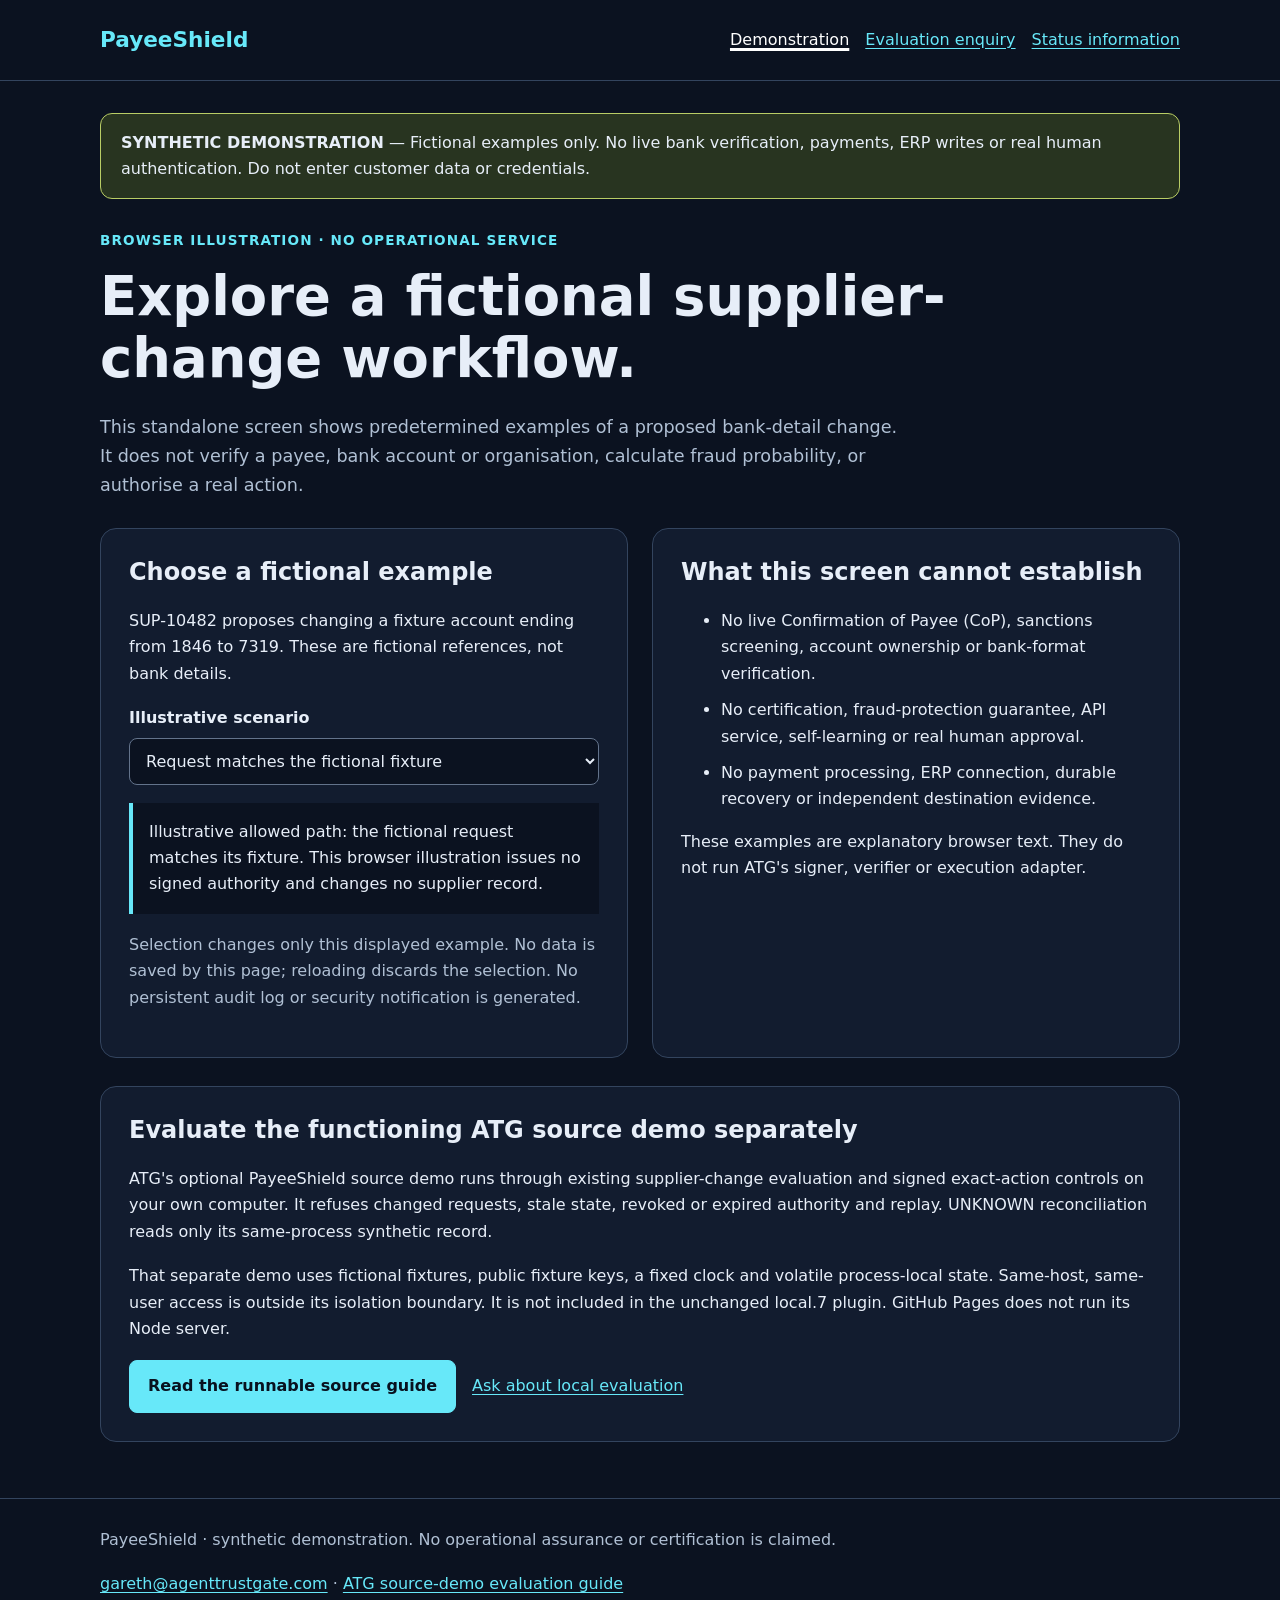
<file: index.html>
<!doctype html>
<html lang="en"><head><meta charset="utf-8"><meta name="viewport" content="width=device-width, initial-scale=1">
<title>Supplier-change illustration | PayeeShield Synthetic Demo</title>
<meta name="description" content="A fictional browser illustration of supplier-change decisions, with no live bank checks, fraud protection or hosted API."><link rel="stylesheet" href="./site.css"></head>
<body><a class="skip-link" href="#main">Skip to content</a>
<header><div class="wrap header-row"><a class="brand" href="./index.html">PayeeShield</a><nav aria-label="Primary navigation"><a href="./index.html" aria-current="page">Demonstration</a><a href="./Audit.html">Evaluation enquiry</a><a href="./thanks.html">Status information</a></nav></div></header>
<main id="main" class="wrap" tabindex="-1"><div class="banner"><strong>SYNTHETIC DEMONSTRATION</strong> — Fictional examples only. No live bank verification, payments, ERP writes or real human authentication. Do not enter customer data or credentials.</div>

<span class="eyebrow">Browser illustration · no operational service</span>
<h1>Explore a fictional supplier-change workflow.</h1>
<p class="lead">This standalone screen shows predetermined examples of a proposed bank-detail change. It does not verify a payee, bank account or organisation, calculate fraud probability, or authorise a real action.</p>
<div class="grid"><section class="card"><h2>Choose a fictional example</h2><p>SUP-10482 proposes changing a fixture account ending from 1846 to 7319. These are fictional references, not bank details.</p>
<label for="scenario">Illustrative scenario</label><select id="scenario"><option value="bound">Request matches the fictional fixture</option><option value="changed">Account ending changed after fixture approval</option><option value="unknown">Acknowledgement lost — outcome uncertain</option></select>
<output id="result" for="scenario" role="status" aria-live="polite">Illustrative allowed path: the fictional request matches its fixture. This browser illustration issues no signed authority and changes no supplier record.</output>
<p class="muted">Selection changes only this displayed example. No data is saved by this page; reloading discards the selection. No persistent audit log or security notification is generated.</p></section>
<section class="card"><h2>What this screen cannot establish</h2><ul><li>No live Confirmation of Payee (CoP), sanctions screening, account ownership or bank-format verification.</li><li>No certification, fraud-protection guarantee, API service, self-learning or real human approval.</li><li>No payment processing, ERP connection, durable recovery or independent destination evidence.</li></ul><p>These examples are explanatory browser text. They do not run ATG's signer, verifier or execution adapter.</p></section></div>
<section class="card"><h2>Evaluate the functioning ATG source demo separately</h2><p>ATG's optional PayeeShield source demo runs through existing supplier-change evaluation and signed exact-action controls on your own computer. It refuses changed requests, stale state, revoked or expired authority and replay. UNKNOWN reconciliation reads only its same-process synthetic record.</p><p>That separate demo uses fictional fixtures, public fixture keys, a fixed clock and volatile process-local state. Same-host, same-user access is outside its isolation boundary. It is not included in the unchanged local.7 plugin. GitHub Pages does not run its Node server.</p><div class="actions"><a class="button" href="https://github.com/Gareth1953/agent-trust-gate/blob/main/docs/mission-05-payeeshield.md">Read the runnable source guide</a><a href="./Audit.html">Ask about local evaluation</a></div></section>
</main><footer><div class="wrap"><p>PayeeShield · synthetic demonstration. No operational assurance or certification is claimed.</p><a href="mailto:gareth@agenttrustgate.com">gareth@agenttrustgate.com</a> · <a href="https://github.com/Gareth1953/agent-trust-gate/blob/main/docs/mission-05-payeeshield.md">ATG source-demo evaluation guide</a></div></footer>
<script src="./site.js"></script>
</body></html>
</file>
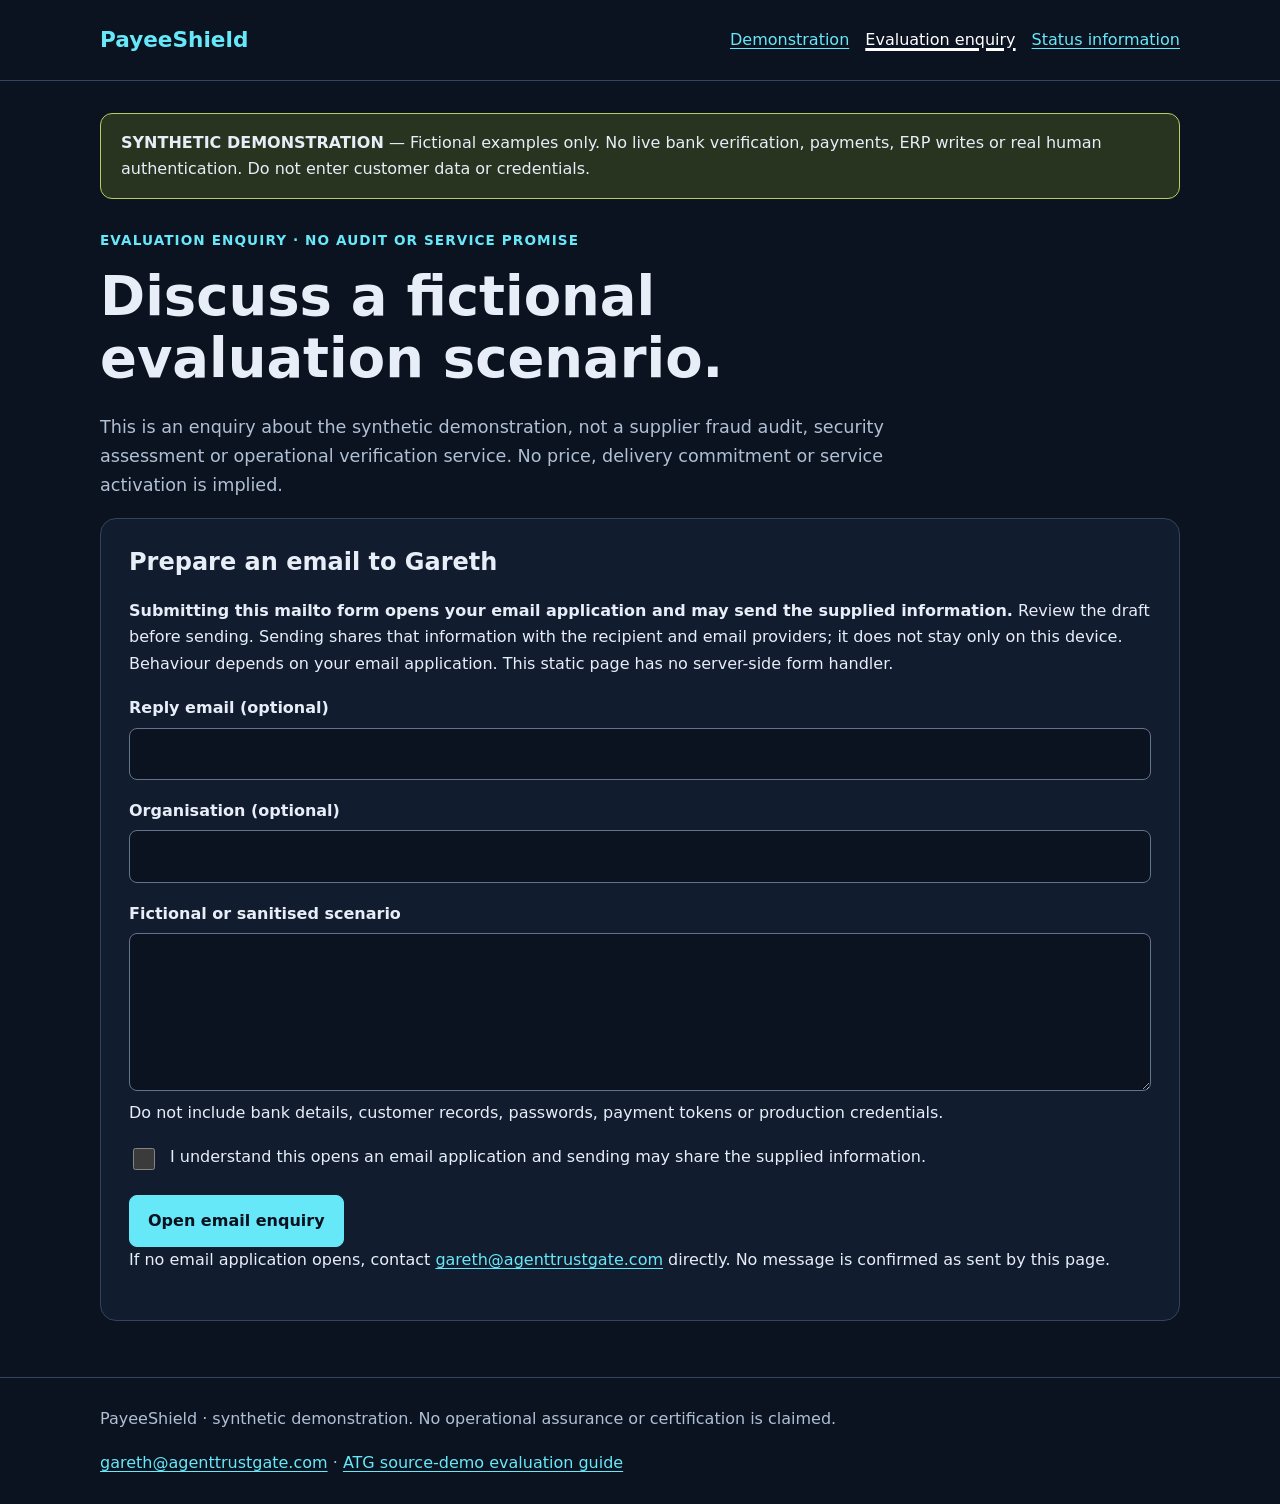
<file: Audit.html>
<!doctype html>
<html lang="en"><head><meta charset="utf-8"><meta name="viewport" content="width=device-width, initial-scale=1">
<title>Evaluation enquiry | PayeeShield Synthetic Demo</title>
<meta name="description" content="Prepare an email enquiry about a synthetic supplier-change evaluation. This form opens your email application and may send the information you provide."><link rel="stylesheet" href="./site.css"></head>
<body><a class="skip-link" href="#main">Skip to content</a>
<header><div class="wrap header-row"><a class="brand" href="./index.html">PayeeShield</a><nav aria-label="Primary navigation"><a href="./index.html">Demonstration</a><a href="./Audit.html" aria-current="page">Evaluation enquiry</a><a href="./thanks.html">Status information</a></nav></div></header>
<main id="main" class="wrap" tabindex="-1"><div class="banner"><strong>SYNTHETIC DEMONSTRATION</strong> — Fictional examples only. No live bank verification, payments, ERP writes or real human authentication. Do not enter customer data or credentials.</div>

<span class="eyebrow">Evaluation enquiry · no audit or service promise</span>
<h1>Discuss a fictional evaluation scenario.</h1>
<p class="lead">This is an enquiry about the synthetic demonstration, not a supplier fraud audit, security assessment or operational verification service. No price, delivery commitment or service activation is implied.</p>
<section class="card"><h2>Prepare an email to Gareth</h2><p id="email-privacy"><strong>Submitting this mailto form opens your email application and may send the supplied information.</strong> Review the draft before sending. Sending shares that information with the recipient and email providers; it does not stay only on this device. Behaviour depends on your email application. This static page has no server-side form handler.</p>
<form action="mailto:gareth@agenttrustgate.com?subject=PayeeShield%20evaluation%20enquiry" method="post" enctype="text/plain" aria-describedby="email-privacy">
<label for="reply-email">Reply email (optional)</label><input id="reply-email" name="Reply email" type="email" autocomplete="email">
<label for="organisation">Organisation (optional)</label><input id="organisation" name="Organisation" autocomplete="organization" maxlength="120">
<label for="scenario-note">Fictional or sanitised scenario</label><textarea id="scenario-note" name="Scenario" rows="5" maxlength="1500" required aria-describedby="data-note"></textarea>
<p id="data-note">Do not include bank details, customer records, passwords, payment tokens or production credentials.</p>
<label class="consent" for="consent"><input id="consent" type="checkbox" required>I understand this opens an email application and sending may share the supplied information.</label>
<button type="submit">Open email enquiry</button></form>
<p>If no email application opens, contact <a href="mailto:gareth@agenttrustgate.com">gareth@agenttrustgate.com</a> directly. No message is confirmed as sent by this page.</p></section>
</main><footer><div class="wrap"><p>PayeeShield · synthetic demonstration. No operational assurance or certification is claimed.</p><a href="mailto:gareth@agenttrustgate.com">gareth@agenttrustgate.com</a> · <a href="https://github.com/Gareth1953/agent-trust-gate/blob/main/docs/mission-05-payeeshield.md">ATG source-demo evaluation guide</a></div></footer>
</body></html>
</file>
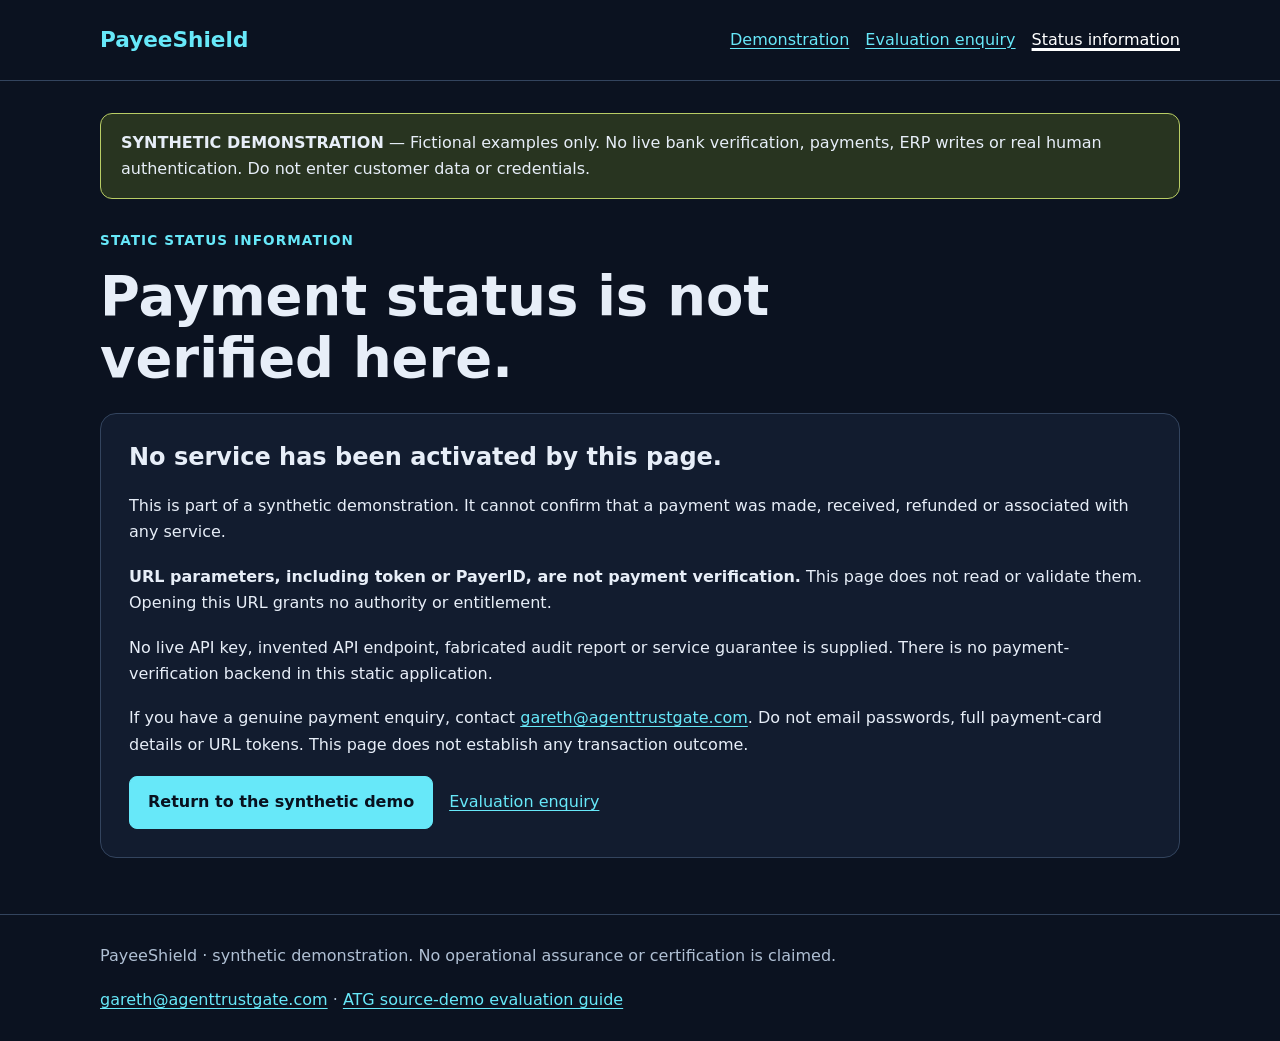
<file: thanks.html>
<!doctype html>
<html lang="en"><head><meta charset="utf-8"><meta name="viewport" content="width=device-width, initial-scale=1">
<title>Status information | PayeeShield Synthetic Demo</title>
<meta name="description" content="This static page cannot verify payments or activate a service. URL tokens and PayerID values are not payment verification."><link rel="stylesheet" href="./site.css"></head>
<body><a class="skip-link" href="#main">Skip to content</a>
<header><div class="wrap header-row"><a class="brand" href="./index.html">PayeeShield</a><nav aria-label="Primary navigation"><a href="./index.html">Demonstration</a><a href="./Audit.html">Evaluation enquiry</a><a href="./thanks.html" aria-current="page">Status information</a></nav></div></header>
<main id="main" class="wrap" tabindex="-1"><div class="banner"><strong>SYNTHETIC DEMONSTRATION</strong> — Fictional examples only. No live bank verification, payments, ERP writes or real human authentication. Do not enter customer data or credentials.</div>

<span class="eyebrow">Static status information</span>
<h1>Payment status is not verified here.</h1>
<section class="card" aria-labelledby="status-title"><h2 id="status-title">No service has been activated by this page.</h2><p>This is part of a synthetic demonstration. It cannot confirm that a payment was made, received, refunded or associated with any service.</p><p><strong>URL parameters, including token or PayerID, are not payment verification.</strong> This page does not read or validate them. Opening this URL grants no authority or entitlement.</p><p>No live API key, invented API endpoint, fabricated audit report or service guarantee is supplied. There is no payment-verification backend in this static application.</p><p>If you have a genuine payment enquiry, contact <a href="mailto:gareth@agenttrustgate.com?subject=PayeeShield%20status%20enquiry">gareth@agenttrustgate.com</a>. Do not email passwords, full payment-card details or URL tokens. This page does not establish any transaction outcome.</p><div class="actions"><a class="button" href="./index.html">Return to the synthetic demo</a><a href="./Audit.html">Evaluation enquiry</a></div></section>
</main><footer><div class="wrap"><p>PayeeShield · synthetic demonstration. No operational assurance or certification is claimed.</p><a href="mailto:gareth@agenttrustgate.com">gareth@agenttrustgate.com</a> · <a href="https://github.com/Gareth1953/agent-trust-gate/blob/main/docs/mission-05-payeeshield.md">ATG source-demo evaluation guide</a></div></footer>
</body></html>
</file>
<file: site.css>
:root { color-scheme: dark; --bg:#0b1220; --panel:#121c2f; --text:#e7eef8; --muted:#b0c0d4; --accent:#67e8f9; --line:#33445e; }
* { box-sizing:border-box; }
body { margin:0; background:var(--bg); color:var(--text); font:1rem/1.65 system-ui,Segoe UI,sans-serif; }
a { color:var(--accent); text-underline-offset:.2em; overflow-wrap:anywhere; }
:focus-visible { outline:3px solid #fbbf24; outline-offset:4px; }
.wrap { width:min(1080px,calc(100% - 40px)); margin:auto; }
.skip-link { position:absolute; top:-100px; left:12px; padding:12px; background:var(--panel); z-index:5; }
.skip-link:focus { top:12px; }
header { border-bottom:1px solid var(--line); padding:22px 0; }
.header-row, nav, .actions { display:flex; align-items:center; flex-wrap:wrap; gap:16px; }
.header-row { justify-content:space-between; }
.brand { font-size:1.35rem; font-weight:800; text-decoration:none; }
nav a[aria-current] { color:white; text-decoration-thickness:3px; }
main { padding:32px 0 56px; }
.banner { padding:16px 20px; background:#283420; border:1px solid #b9cd65; border-radius:12px; margin-bottom:28px; }
.eyebrow { color:var(--accent); font-size:.85rem; font-weight:800; letter-spacing:.08em; text-transform:uppercase; }
h1 { font-size:clamp(2rem,5vw,3.4rem); line-height:1.15; max-width:23ch; margin:12px 0 22px; }
h2 { line-height:1.3; font-size:1.5rem; }
p { margin:0 0 18px; }
.lead { color:var(--muted); max-width:72ch; font-size:1.1rem; }
.grid { display:grid; grid-template-columns:1fr 1fr; gap:24px; margin:28px 0; }
.card { min-width:0; padding:28px; background:var(--panel); border:1px solid var(--line); border-radius:16px; }
.card h2 { margin-top:0; }
.muted { color:var(--muted); }
label { display:block; font-weight:700; margin:18px 0 6px; }
input,select,textarea,button { font:inherit; }
input,select,textarea { width:100%; min-width:0; padding:12px; border:1px solid #63738b; border-radius:8px; color:var(--text); background:var(--bg); }
textarea { resize:vertical; }
button,.button { display:inline-block; padding:12px 18px; border:1px solid var(--accent); border-radius:8px; color:#08111f; background:var(--accent); text-align:center; text-decoration:none; font-weight:750; cursor:pointer; }
button { margin-top:16px; }
.consent { display:flex; align-items:flex-start; gap:12px; font-weight:400; }
.consent input { width:22px; height:22px; flex-shrink:0; margin-top:4px; }
output { display:block; padding:16px; border-left:4px solid var(--accent); background:#0b1220; margin:18px 0; overflow-wrap:anywhere; }
li { margin:10px 0; }
footer { border-top:1px solid var(--line); padding:28px 0; color:var(--muted); }
code { overflow-wrap:anywhere; }
@media(max-width:700px) { .grid { grid-template-columns:1fr; } .card { padding:20px; } .wrap { width:calc(100% - 28px); } nav { gap:14px; } }
@media(prefers-reduced-motion:reduce) { html { scroll-behavior:auto; } }
</file>
